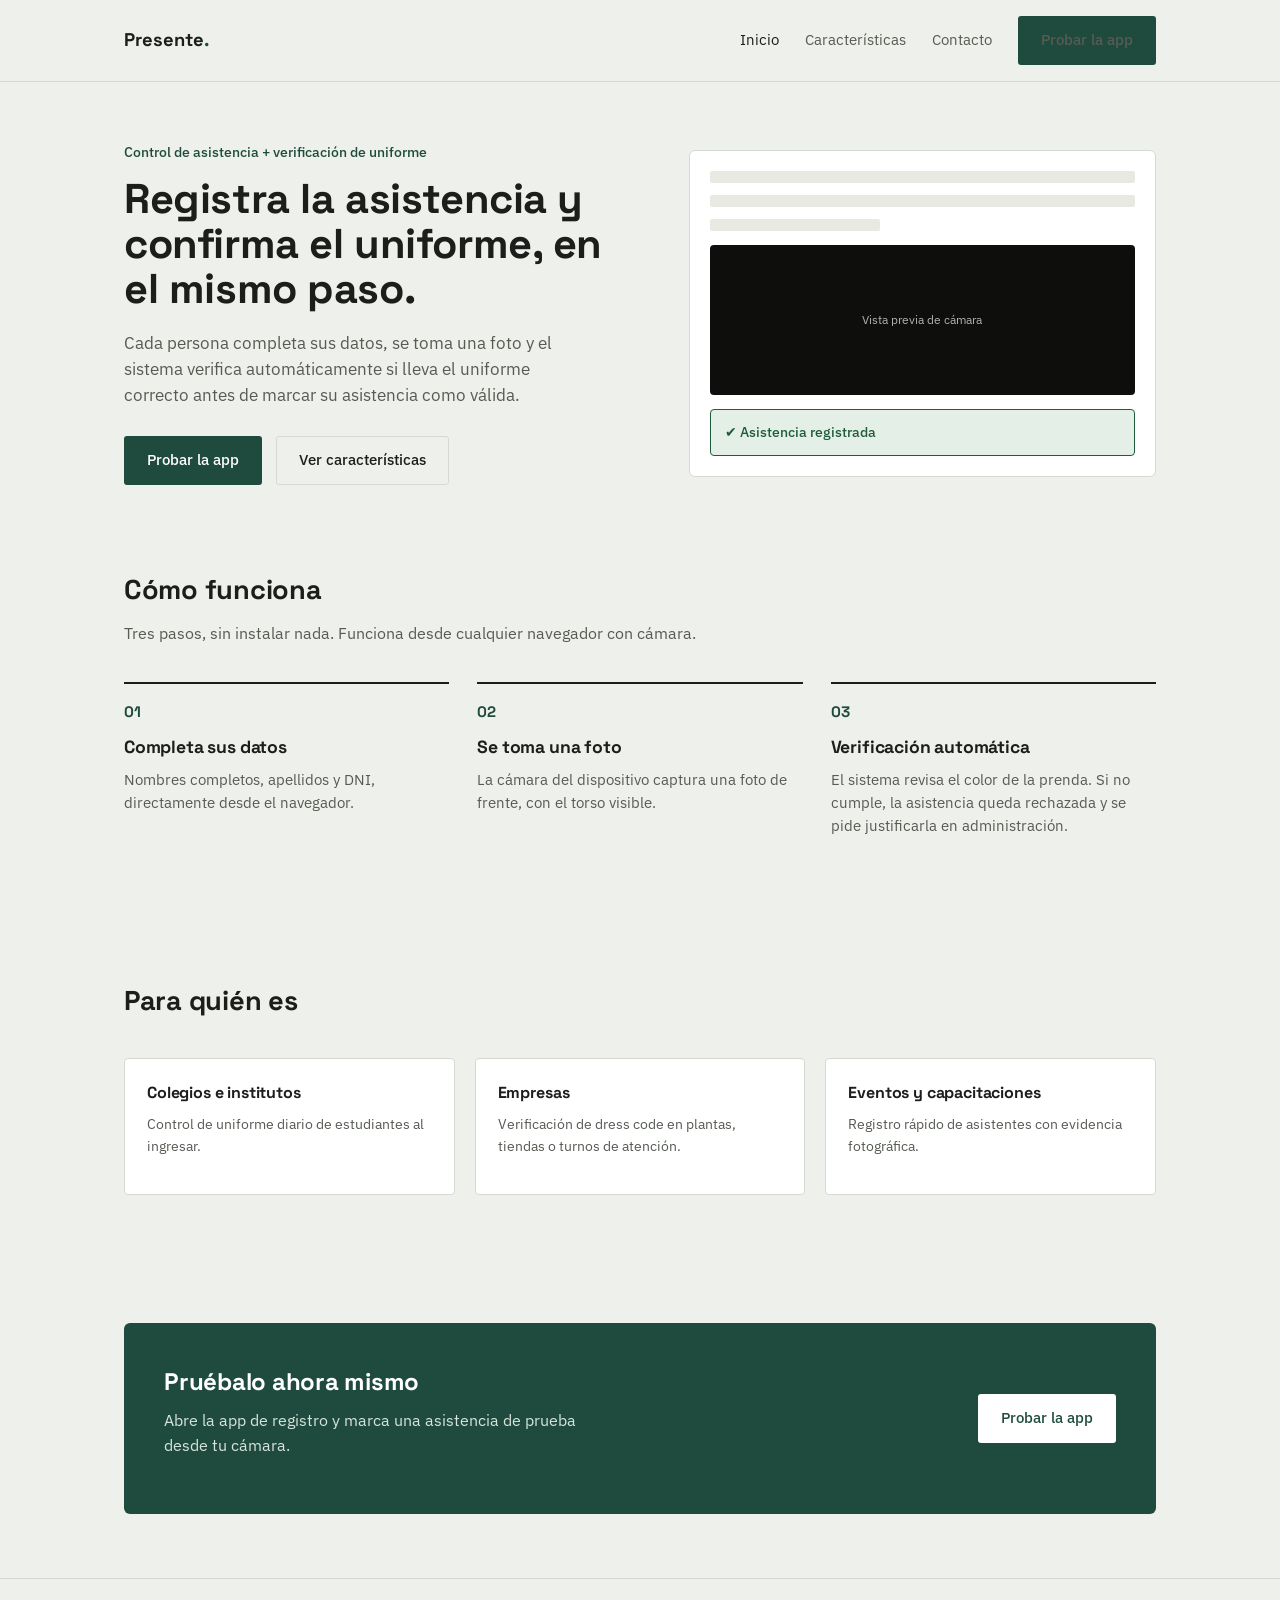
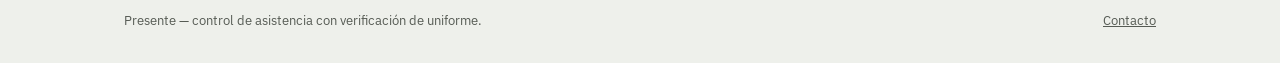
<file: sitio-web/index.html>
<!DOCTYPE html>
<html lang="es">
<head>
<meta charset="UTF-8">
<meta name="viewport" content="width=device-width, initial-scale=1.0">
<title>Presente — Control de asistencia con verificación de uniforme</title>
<link rel="preconnect" href="https://fonts.googleapis.com">
<link href="https://fonts.googleapis.com/css2?family=Space+Grotesk:wght@500;600;700&family=IBM+Plex+Sans:wght@400;500;600&display=swap" rel="stylesheet">
<link rel="stylesheet" href="styles.css">
<style>
  .hero{padding-top:60px; padding-bottom:20px;}
  .hero-grid{display:grid; grid-template-columns:1.05fr 0.95fr; gap:48px; align-items:center;}
  @media(max-width:820px){ .hero-grid{grid-template-columns:1fr;} }
  .eyebrow{font-size:0.85rem; color:var(--accent); font-weight:500; margin-bottom:14px;}
  .hero h1{font-size:2.6rem; line-height:1.08;}
  @media(max-width:520px){ .hero h1{font-size:2.05rem;} }
  .hero p.lead{font-size:1.06rem; color:var(--ink-soft); margin-top:18px; max-width:46ch;}
  .hero-ctas{display:flex; gap:14px; margin-top:28px; flex-wrap:wrap;}
  .mock{background:var(--panel); border:1px solid var(--line); border-radius:6px; padding:20px;}
  .mock .mock-row{display:flex; gap:10px; margin-bottom:12px;}
  .mock .mock-field{flex:1; height:12px; background:#E7E9E2; border-radius:2px;}
  .mock-cam{margin-top:14px; height:150px; background:#0E0F0D; border-radius:4px; display:flex; align-items:center; justify-content:center; color:#aeb3ab; font-size:0.78rem;}
  .mock-banner{margin-top:14px; padding:12px 14px; border-radius:4px; background:var(--success-bg); border:1px solid var(--success); font-size:0.85rem; color:var(--success); font-weight:500;}
</style>
</head>
<body>

<nav class="top">
  <div class="wrap">
    <div class="logo">Presente<span>.</span></div>
    <div class="navlinks">
      <a href="index.html" class="active">Inicio</a>
      <a href="caracteristicas.html">Características</a>
      <a href="contacto.html">Contacto</a>
      <a href="app.html" class="btn btn-primary">Probar la app</a>
    </div>
  </div>
</nav>

<header class="hero">
  <div class="wrap hero-grid">
    <div>
      <div class="eyebrow">Control de asistencia + verificación de uniforme</div>
      <h1>Registra la asistencia y confirma el uniforme, en el mismo paso.</h1>
      <p class="lead">Cada persona completa sus datos, se toma una foto y el sistema verifica automáticamente si lleva el uniforme correcto antes de marcar su asistencia como válida.</p>
      <div class="hero-ctas">
        <a href="app.html" class="btn btn-primary">Probar la app</a>
        <a href="caracteristicas.html" class="btn btn-ghost">Ver características</a>
      </div>
    </div>
    <div class="mock">
      <div class="mock-row"><div class="mock-field"></div></div>
      <div class="mock-row"><div class="mock-field"></div></div>
      <div class="mock-row"><div class="mock-field" style="max-width:40%;"></div></div>
      <div class="mock-cam">Vista previa de cámara</div>
      <div class="mock-banner">✔ Asistencia registrada</div>
    </div>
  </div>
</header>

<section class="steps">
  <div class="wrap">
    <div class="section-head">
      <h2>Cómo funciona</h2>
      <p>Tres pasos, sin instalar nada. Funciona desde cualquier navegador con cámara.</p>
    </div>
    <div class="step-grid">
      <div class="step">
        <div class="num">01</div>
        <h3>Completa sus datos</h3>
        <p>Nombres completos, apellidos y DNI, directamente desde el navegador.</p>
      </div>
      <div class="step">
        <div class="num">02</div>
        <h3>Se toma una foto</h3>
        <p>La cámara del dispositivo captura una foto de frente, con el torso visible.</p>
      </div>
      <div class="step">
        <div class="num">03</div>
        <h3>Verificación automática</h3>
        <p>El sistema revisa el color de la prenda. Si no cumple, la asistencia queda rechazada y se pide justificarla en administración.</p>
      </div>
    </div>
  </div>
</section>

<section class="audience">
  <div class="wrap">
    <div class="section-head">
      <h2>Para quién es</h2>
    </div>
    <div class="card-grid">
      <div class="card">
        <h3>Colegios e institutos</h3>
        <p>Control de uniforme diario de estudiantes al ingresar.</p>
      </div>
      <div class="card">
        <h3>Empresas</h3>
        <p>Verificación de dress code en plantas, tiendas o turnos de atención.</p>
      </div>
      <div class="card">
        <h3>Eventos y capacitaciones</h3>
        <p>Registro rápido de asistentes con evidencia fotográfica.</p>
      </div>
    </div>
  </div>
</section>

<section class="cta-final">
  <div class="wrap">
    <div class="cta-box">
      <div>
        <h2>Pruébalo ahora mismo</h2>
        <p>Abre la app de registro y marca una asistencia de prueba desde tu cámara.</p>
      </div>
      <a href="app.html" class="btn btn-primary">Probar la app</a>
    </div>
  </div>
</section>

<footer>
  <div class="wrap">
    <div>Presente — control de asistencia con verificación de uniforme.</div>
    <div><a href="contacto.html">Contacto</a></div>
  </div>
</footer>

</body>
</html>
</file>
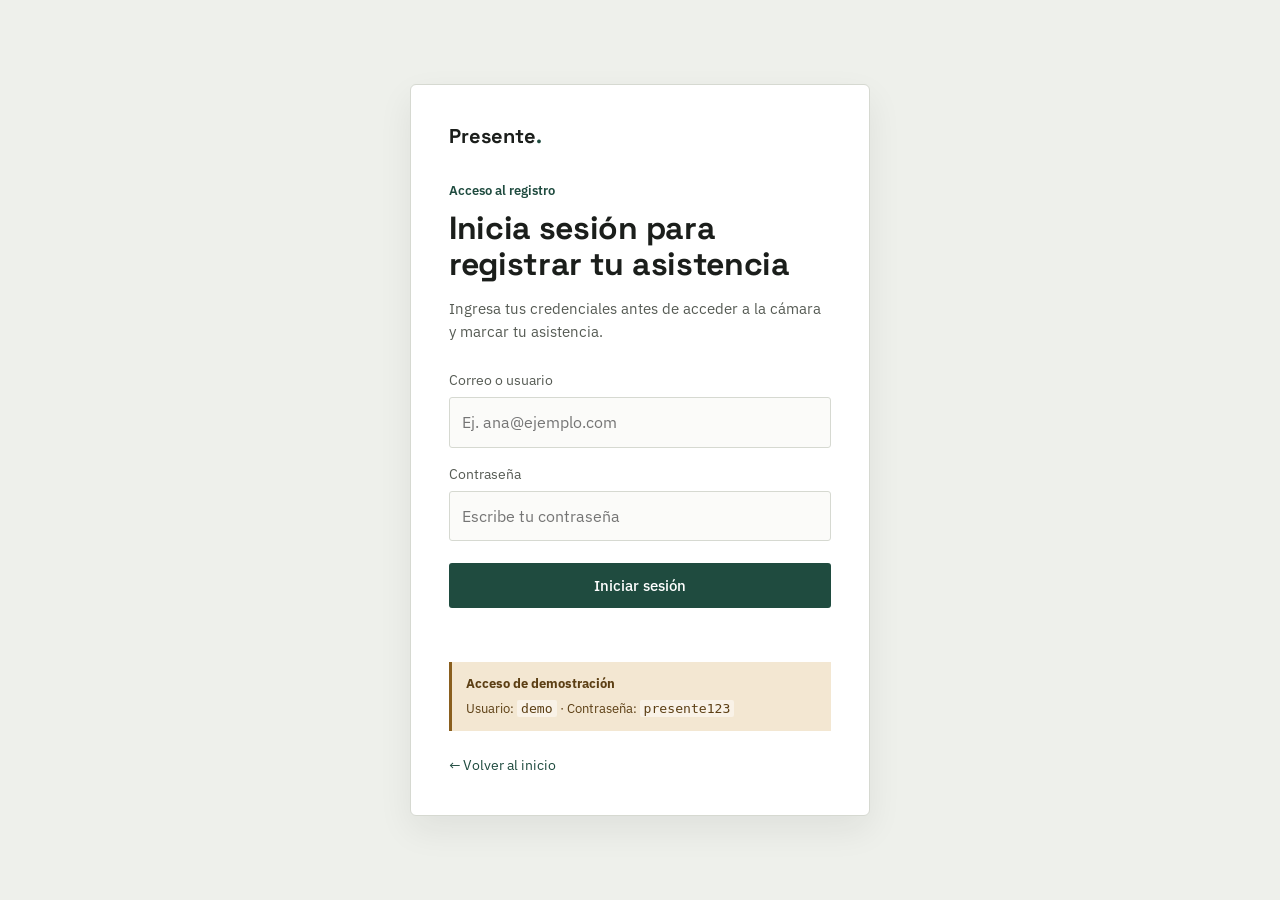
<file: sitio-web/app.html>
<!DOCTYPE html>
<html lang="es">
<head>
<meta charset="UTF-8">
<meta name="viewport" content="width=device-width, initial-scale=1.0">
<title>Control de Asistencia</title>
<link rel="preconnect" href="https://fonts.googleapis.com">
<link href="https://fonts.googleapis.com/css2?family=Space+Grotesk:wght@500;600;700&family=IBM+Plex+Sans:wght@400;500;600&display=swap" rel="stylesheet">
<style>
  :root{
    --bg:#EEF0EB;
    --panel:#FFFFFF;
    --ink:#1B1E1B;
    --ink-soft:#565B54;
    --line:#D6D9D1;
    --accent:#1F4B3F;
    --accent-light:#2F6E5B;
    --danger:#9B2B22;
    --danger-bg:#F7E4E1;
    --success:#1F5C3A;
    --success-bg:#E4F0E7;
    --amber:#8A5F1E;
    --amber-bg:#F3E7D2;
  }
  *{box-sizing:border-box;}
  html,body{margin:0;padding:0;}
  body{
    background:var(--bg);
    color:var(--ink);
    font-family:'IBM Plex Sans', sans-serif;
    min-height:100vh;
    padding:32px 20px 60px;
  }
  .wrap{max-width:980px;margin:0 auto;}

  header.top{
    display:flex;
    justify-content:space-between;
    align-items:flex-end;
    border-bottom:2px solid var(--ink);
    padding-bottom:18px;
    margin-bottom:28px;
    flex-wrap:wrap;
    gap:12px;
  }
  header.top h1{
    font-family:'Space Grotesk', sans-serif;
    font-size:1.7rem;
    font-weight:700;
    margin:0;
    letter-spacing:-0.01em;
  }
  header.top .clock{
    font-size:0.95rem;
    color:var(--ink-soft);
    text-align:right;
    line-height:1.4;
  }
  header.top .clock strong{color:var(--ink);}
  .session-user{margin:4px 0 0;color:var(--ink-soft);font-size:.8rem;}
  .top-actions{display:flex;align-items:center;gap:18px;}
  .logout-btn{padding:8px 12px;}

  .grid{
    display:grid;
    grid-template-columns:1fr 1.15fr;
    gap:22px;
  }
  @media(max-width:760px){ .grid{grid-template-columns:1fr;} }

  .panel{
    background:var(--panel);
    border:1px solid var(--line);
    border-radius:4px;
    padding:24px;
  }
  .panel h2{
    font-family:'Space Grotesk', sans-serif;
    font-size:1.05rem;
    font-weight:600;
    margin:0 0 18px;
  }

  label{
    display:block;
    font-size:0.85rem;
    color:var(--ink-soft);
    margin-bottom:6px;
    margin-top:16px;
  }
  label:first-of-type{margin-top:0;}
  input[type=text]{
    width:100%;
    padding:11px 12px;
    border:1px solid var(--line);
    border-radius:3px;
    font-family:'IBM Plex Sans', sans-serif;
    font-size:0.98rem;
    background:#FBFBF9;
    color:var(--ink);
  }
  input[type=text]:focus{
    outline:2px solid var(--accent);
    outline-offset:1px;
    background:#fff;
  }

  .dresscode{
    margin-top:22px;
    padding:12px 14px;
    background:var(--amber-bg);
    border-left:3px solid var(--amber);
    font-size:0.85rem;
    color:#5C3F14;
    border-radius:2px;
    line-height:1.5;
  }

  .cam-frame{
    position:relative;
    width:100%;
    aspect-ratio:4/3;
    background:#0E0F0D;
    border-radius:3px;
    overflow:hidden;
    border:1px solid var(--line);
  }
  .cam-frame video, .cam-frame canvas, .cam-frame img{
    width:100%;
    height:100%;
    object-fit:cover;
    display:block;
  }
  .cam-frame .guide{
    position:absolute;
    left:28%;
    right:28%;
    top:42%;
    bottom:8%;
    border:2px dashed rgba(255,255,255,0.55);
    border-radius:4px;
    pointer-events:none;
  }
  .cam-frame .hint{
    position:absolute;
    top:8px; left:8px; right:8px;
    font-size:0.72rem;
    color:#fff;
    background:rgba(0,0,0,0.45);
    padding:5px 8px;
    border-radius:2px;
  }
  .cam-actions{
    display:flex;
    gap:10px;
    margin-top:14px;
  }
  button{
    font-family:'IBM Plex Sans', sans-serif;
    font-weight:500;
    font-size:0.9rem;
    padding:11px 16px;
    border-radius:3px;
    border:1px solid transparent;
    cursor:pointer;
    transition:opacity .15s ease;
  }
  button:disabled{opacity:0.45;cursor:not-allowed;}
  button:hover:not(:disabled){opacity:0.88;}
  .btn-primary{background:var(--accent);color:#fff;}
  .btn-secondary{background:transparent;color:var(--ink);border-color:var(--line);}
  .btn-block{width:100%;}

  .status-banner{
    margin-top:26px;
    border-radius:4px;
    padding:20px 22px;
    display:none;
  }
  .status-banner.show{display:block;}
  .status-banner.approved{background:var(--success-bg);border:1px solid var(--success);}
  .status-banner.rejected{background:var(--danger-bg);border:1px solid var(--danger);}
  .status-banner .title{
    font-family:'Space Grotesk', sans-serif;
    font-weight:700;
    font-size:1.15rem;
    margin:0 0 6px;
  }
  .status-banner.approved .title{color:var(--success);}
  .status-banner.rejected .title{color:var(--danger);}
  .status-banner p{margin:0;font-size:0.92rem;line-height:1.5;color:var(--ink);}

  table.log{
    width:100%;
    border-collapse:collapse;
    margin-top:14px;
    font-size:0.85rem;
  }
  table.log th, table.log td{
    text-align:left;
    padding:9px 10px;
    border-bottom:1px solid var(--line);
  }
  table.log th{
    color:var(--ink-soft);
    font-weight:500;
    font-size:0.75rem;
    text-transform:uppercase;
    letter-spacing:0.04em;
  }
  .pill{
    display:inline-block;
    padding:2px 9px;
    border-radius:12px;
    font-size:0.72rem;
    font-weight:500;
  }
  .pill.ok{background:var(--success-bg);color:var(--success);}
  .pill.no{background:var(--danger-bg);color:var(--danger);}

  .log-section{margin-top:26px;}
  .log-section h2{
    font-family:'Space Grotesk', sans-serif;
    font-size:1.05rem;
    font-weight:600;
    margin:0 0 4px;
  }
  .log-note{font-size:0.78rem;color:var(--ink-soft);margin:0 0 6px;}
  .empty-log{font-size:0.88rem;color:var(--ink-soft);padding:14px 0;}
  .log-toolbar{display:flex;gap:10px;align-items:center;flex-wrap:wrap;margin-top:14px;}
  .log-toolbar input{flex:1;min-width:190px;padding:9px 11px;border:1px solid var(--line);border-radius:3px;font:inherit;background:#FBFBF9;}
  .log-toolbar input:focus{outline:2px solid var(--accent);outline-offset:1px;background:#fff;}
  .stats{display:flex;gap:10px;flex-wrap:wrap;margin-top:16px;}
  .stat{flex:1;min-width:110px;background:#F7F8F5;border:1px solid var(--line);border-radius:3px;padding:10px 12px;}
  .stat strong{display:block;font-family:'Space Grotesk',sans-serif;font-size:1.25rem;}
  .stat span{font-size:.73rem;color:var(--ink-soft);}
  .cam-frame{transition:border-color .2s ease, box-shadow .2s ease;}
  .cam-frame.ready{border-color:var(--success);box-shadow:0 0 0 3px rgba(31,92,58,.12);}
  .status-banner{animation:statusIn .25s ease both;}
  @keyframes statusIn{from{opacity:0;transform:translateY(-6px)}to{opacity:1;transform:translateY(0)}}
  @media(max-width:520px){body{padding:20px 12px 40px}.panel{padding:18px}.cam-actions{flex-wrap:wrap}}
</style>
</head>
<body>
<div class="wrap">

  <header class="top">
    <div>
      <h1>Control de Asistencia</h1>
      <p class="session-user" id="sessionUser"></p>
    </div>
    <div class="top-actions">
      <button class="btn-secondary logout-btn" id="btnLogout" type="button">Cerrar sesión</button>
      <div class="clock" id="clock">Cargando fecha…</div>
    </div>
  </header>

  <div class="grid">
    <div class="panel">
      <h2>Datos personales</h2>
      <label for="nombres">Nombres completos</label>
      <input type="text" id="nombres" placeholder="Ej. Ana María">

      <label for="apellidos">Apellidos</label>
      <input type="text" id="apellidos" placeholder="Ej. Torres Quispe">

      <label for="dni">DNI</label>
      <input type="text" id="dni" placeholder="Ej. 71234567" maxlength="15">

      <div class="dresscode">
        <strong>Requisito de uniforme:</strong> para registrar tu asistencia, debes llevar polo o camisa de manga larga de color negro. El sistema verifica esto automáticamente al tomar la foto.
      </div>
    </div>

    <div class="panel">
      <h2>Verificación fotográfica</h2>
      <div class="cam-frame" id="camFrame">
        <div class="hint">Ubícate de frente, torso visible dentro del recuadro</div>
        <video id="video" autoplay playsinline muted></video>
        <div class="guide"></div>
      </div>
      <canvas id="canvas" style="display:none;"></canvas>

      <div class="cam-actions">
        <button class="btn-primary btn-block" id="btnCapture">Capturar foto y registrar</button>
      </div>
      <div class="cam-actions" id="retakeRow" style="display:none;">
        <button class="btn-secondary btn-block" id="btnRetake">Tomar otra foto</button>
      </div>
    </div>
  </div>

  <div class="status-banner" id="statusBanner">
    <p class="title" id="statusTitle"></p>
    <p id="statusText"></p>
  </div>

  <div class="log-section panel">
    <h2>Registros de hoy</h2>
    <p class="log-note">Este listado es compartido: lo pueden ver todas las personas que usen este mismo registro.</p>
    <div class="stats" aria-label="Resumen de registros">
      <div class="stat"><strong id="totalCount">0</strong><span>Total</span></div>
      <div class="stat"><strong id="approvedCount">0</strong><span>Registradas</span></div>
      <div class="stat"><strong id="rejectedCount">0</strong><span>Rechazadas</span></div>
    </div>
    <div class="log-toolbar">
      <input type="search" id="logSearch" placeholder="Buscar por nombre o DNI" aria-label="Buscar registros">
    </div>
    <div id="logWrap"><p class="empty-log">Aún no hay registros hoy.</p></div>
  </div>

</div>

<script>
let video = document.getElementById('video');
const sessionUser = document.getElementById('sessionUser');
const btnLogout = document.getElementById('btnLogout');
const canvas = document.getElementById('canvas');
const btnCapture = document.getElementById('btnCapture');
const btnRetake = document.getElementById('btnRetake');
const retakeRow = document.getElementById('retakeRow');
const camFrame = document.getElementById('camFrame');
const statusBanner = document.getElementById('statusBanner');
const statusTitle = document.getElementById('statusTitle');
const statusText = document.getElementById('statusText');
const clockEl = document.getElementById('clock');
const logWrap = document.getElementById('logWrap');
const logSearch = document.getElementById('logSearch');
const totalCount = document.getElementById('totalCount');
const approvedCount = document.getElementById('approvedCount');
const rejectedCount = document.getElementById('rejectedCount');

let stream = null;
let capturedImg = null;
let recordsToday = [];

const session = localStorage.getItem('presente:session');
let isAuthenticated = Boolean(session);
if(!session){
  window.location.replace('login.html');
}else{
  try{
    const user = JSON.parse(session);
    sessionUser.textContent = `Sesión activa: ${user.username}`;
  }catch(error){
    isAuthenticated = false;
    localStorage.removeItem('presente:session');
    window.location.replace('login.html');
  }
}

btnLogout.addEventListener('click', () => {
  if(stream) stream.getTracks().forEach(track => track.stop());
  localStorage.removeItem('presente:session');
  window.location.replace('login.html');
});

function todayKey(){
  const d = new Date();
  return d.toISOString().slice(0,10); // YYYY-MM-DD
}

function updateClock(){
  const d = new Date();
  const fecha = d.toLocaleDateString('es-PE', {weekday:'long', year:'numeric', month:'long', day:'numeric'});
  const hora = d.toLocaleTimeString('es-PE');
  clockEl.innerHTML = fecha.charAt(0).toUpperCase()+fecha.slice(1) + '<br><strong>' + hora + '</strong>';
}
setInterval(updateClock, 1000);
updateClock();

async function startCamera(){
  try{
    if(!navigator.mediaDevices || !navigator.mediaDevices.getUserMedia) throw new Error('unsupported');
    stream = await navigator.mediaDevices.getUserMedia({ video: { facingMode: 'user' }, audio:false });
    video.srcObject = stream;
    camFrame.classList.add('ready');
  }catch(err){
    camFrame.innerHTML = '<div class="hint" style="position:static;background:transparent;color:#9B2B22;padding:20px;">No se pudo acceder a la cámara. Revisa los permisos del navegador e intenta recargar la página.</div>';
    btnCapture.disabled = true;
  }
}
if(isAuthenticated) startCamera();

function luminance(r,g,b){
  return 0.299*r + 0.587*g + 0.114*b;
}

// Analiza una región central-inferior del cuadro (zona de torso) buscando
// predominio de color oscuro/negro. Es una verificación automática por color,
// no un reconocimiento de prendas, así que ante dudas administración puede
// revisar la foto manualmente.
function analizarVestimenta(ctx, w, h){
  const x0 = Math.floor(w*0.28), x1 = Math.floor(w*0.72);
  const y0 = Math.floor(h*0.42), y1 = Math.floor(h*0.92);
  const region = ctx.getImageData(x0, y0, x1-x0, y1-y0).data;
  let total=0, sumL=0, darkCount=0;
  for(let i=0;i<region.length;i+=4){
    const r=region[i], g=region[i+1], b=region[i+2];
    const l = luminance(r,g,b);
    sumL += l;
    if(l < 65) darkCount++;
    total++;
  }
  const avgL = sumL/total;
  const darkRatio = darkCount/total;
  // Aprueba si el promedio de luminancia es bajo Y la mayoría de píxeles
  // de la zona del torso son oscuros (indicativo de prenda negra).
  const aprueba = avgL < 75 && darkRatio > 0.55;
  return { aprueba, avgL: Math.round(avgL), darkRatio: Math.round(darkRatio*100) };
}

async function guardarRegistro(record){
  const key = 'asistencia:' + todayKey() + ':' + record.dni + ':' + Date.now();
  try{
    if(window.storage){
      await window.storage.set(key, JSON.stringify(record), true);
    }else{
      localStorage.setItem(key, JSON.stringify(record));
    }
  }catch(e){
    console.error('No se pudo guardar el registro', e);
  }
  await cargarRegistros();
}

function renderStats(records){
  totalCount.textContent = records.length;
  approvedCount.textContent = records.filter(r => r.status === 'aprobado').length;
  rejectedCount.textContent = records.filter(r => r.status !== 'aprobado').length;
}

function renderTable(){
  const query = logSearch.value.trim().toLowerCase();
  const filtered = recordsToday.filter(r =>
    `${r.nombres} ${r.apellidos} ${r.dni}`.toLowerCase().includes(query)
  );
  if(!filtered.length){
    logWrap.innerHTML = `<p class="empty-log">${recordsToday.length ? 'No hay coincidencias para esa búsqueda.' : 'Aún no hay registros hoy.'}</p>`;
    return;
  }
  const rows = filtered.map(r => `
    <tr>
      <td>${new Date(r.timestamp).toLocaleTimeString('es-PE')}</td>
      <td>${r.nombres}</td>
      <td>${r.apellidos}</td>
      <td>${r.dni}</td>
      <td>${r.status==='aprobado' ? '<span class="pill ok">Registrada</span>' : '<span class="pill no">Rechazada</span>'}</td>
    </tr>`).join('');
  logWrap.innerHTML = `<table class="log"><thead><tr><th>Hora</th><th>Nombres</th><th>Apellidos</th><th>DNI</th><th>Estado</th></tr></thead><tbody>${rows}</tbody></table>`;
}

async function cargarRegistros(){
  try{
    let keys = [];
    if(window.storage){
      const listado = await window.storage.list('asistencia:' + todayKey() + ':', true);
      keys = listado && listado.keys ? listado.keys : [];
    }else{
      const prefix = 'asistencia:' + todayKey() + ':';
      keys = Object.keys(localStorage).filter(key => key.indexOf(prefix) === 0);
    }
    if(!keys.length){
      recordsToday = [];
      renderStats(recordsToday);
      logWrap.innerHTML = '<p class="empty-log">Aún no hay registros hoy.</p>';
      return;
    }
    const records = [];
    for(const k of keys){
      try{
        if(window.storage){
          const item = await window.storage.get(k, true);
          if(item) records.push(JSON.parse(item.value));
        }else{
          const item = localStorage.getItem(k);
          if(item) records.push(JSON.parse(item));
        }
      }catch(e){}
    }
    records.sort((a,b)=> b.timestamp - a.timestamp);
    recordsToday = records;
    renderStats(recordsToday);
    renderTable();
  }catch(e){
    logWrap.innerHTML = '<p class="empty-log">No se pudo cargar el listado de hoy.</p>';
  }
}
if(isAuthenticated) cargarRegistros();
logSearch.addEventListener('input', renderTable);

function mostrarBanner(aprobado, mensaje){
  statusBanner.classList.remove('approved','rejected');
  statusBanner.classList.add('show', aprobado ? 'approved' : 'rejected');
  statusTitle.textContent = aprobado ? '✔ Asistencia registrada' : '✘ Asistencia rechazada';
  statusText.textContent = mensaje;
}

btnCapture.addEventListener('click', async () => {
  const nombres = document.getElementById('nombres').value.trim();
  const apellidos = document.getElementById('apellidos').value.trim();
  const dni = document.getElementById('dni').value.trim();

  if(!nombres || !apellidos || !dni){
    mostrarBanner(false, 'Completa nombres, apellidos y DNI antes de tomar la foto.');
    return;
  }
  if(!video.videoWidth){
    mostrarBanner(false, 'La cámara aún no está lista. Espera un momento e intenta de nuevo.');
    return;
  }

  const w = video.videoWidth, h = video.videoHeight;
  canvas.width = w; canvas.height = h;
  const ctx = canvas.getContext('2d');
  ctx.drawImage(video, 0, 0, w, h);

  const resultado = analizarVestimenta(ctx, w, h);
  capturedImg = canvas.toDataURL('image/jpeg', 0.6);

  // Mostrar la foto capturada en lugar del video
  camFrame.innerHTML = `<img src="${capturedImg}" alt="Foto capturada">`;
  retakeRow.style.display = 'flex';
  btnCapture.disabled = true;

  const record = {
    nombres, apellidos, dni,
    timestamp: Date.now(),
    status: resultado.aprueba ? 'aprobado' : 'rechazado'
  };
  await guardarRegistro(record);

  if(resultado.aprueba){
    mostrarBanner(true, `Bienvenido/a, ${nombres}. Tu asistencia quedó registrada correctamente.`);
  }else{
    mostrarBanner(false, 'No se detectó vestimenta negra (polo o manga larga) en la foto. Tu asistencia no fue registrada. Por favor dirígete a administración para justificarla.');
  }
});

btnRetake.addEventListener('click', async () => {
  statusBanner.classList.remove('show');
  retakeRow.style.display = 'none';
  btnCapture.disabled = false;
  camFrame.innerHTML = `
    <div class="hint">Ubícate de frente, torso visible dentro del recuadro</div>
    <video id="video" autoplay playsinline muted></video>
    <div class="guide"></div>`;
  video = document.getElementById('video');
  if(stream) video.srcObject = stream;
  camFrame.classList.add('ready');
});
</script>
</body>
</html>
</file>
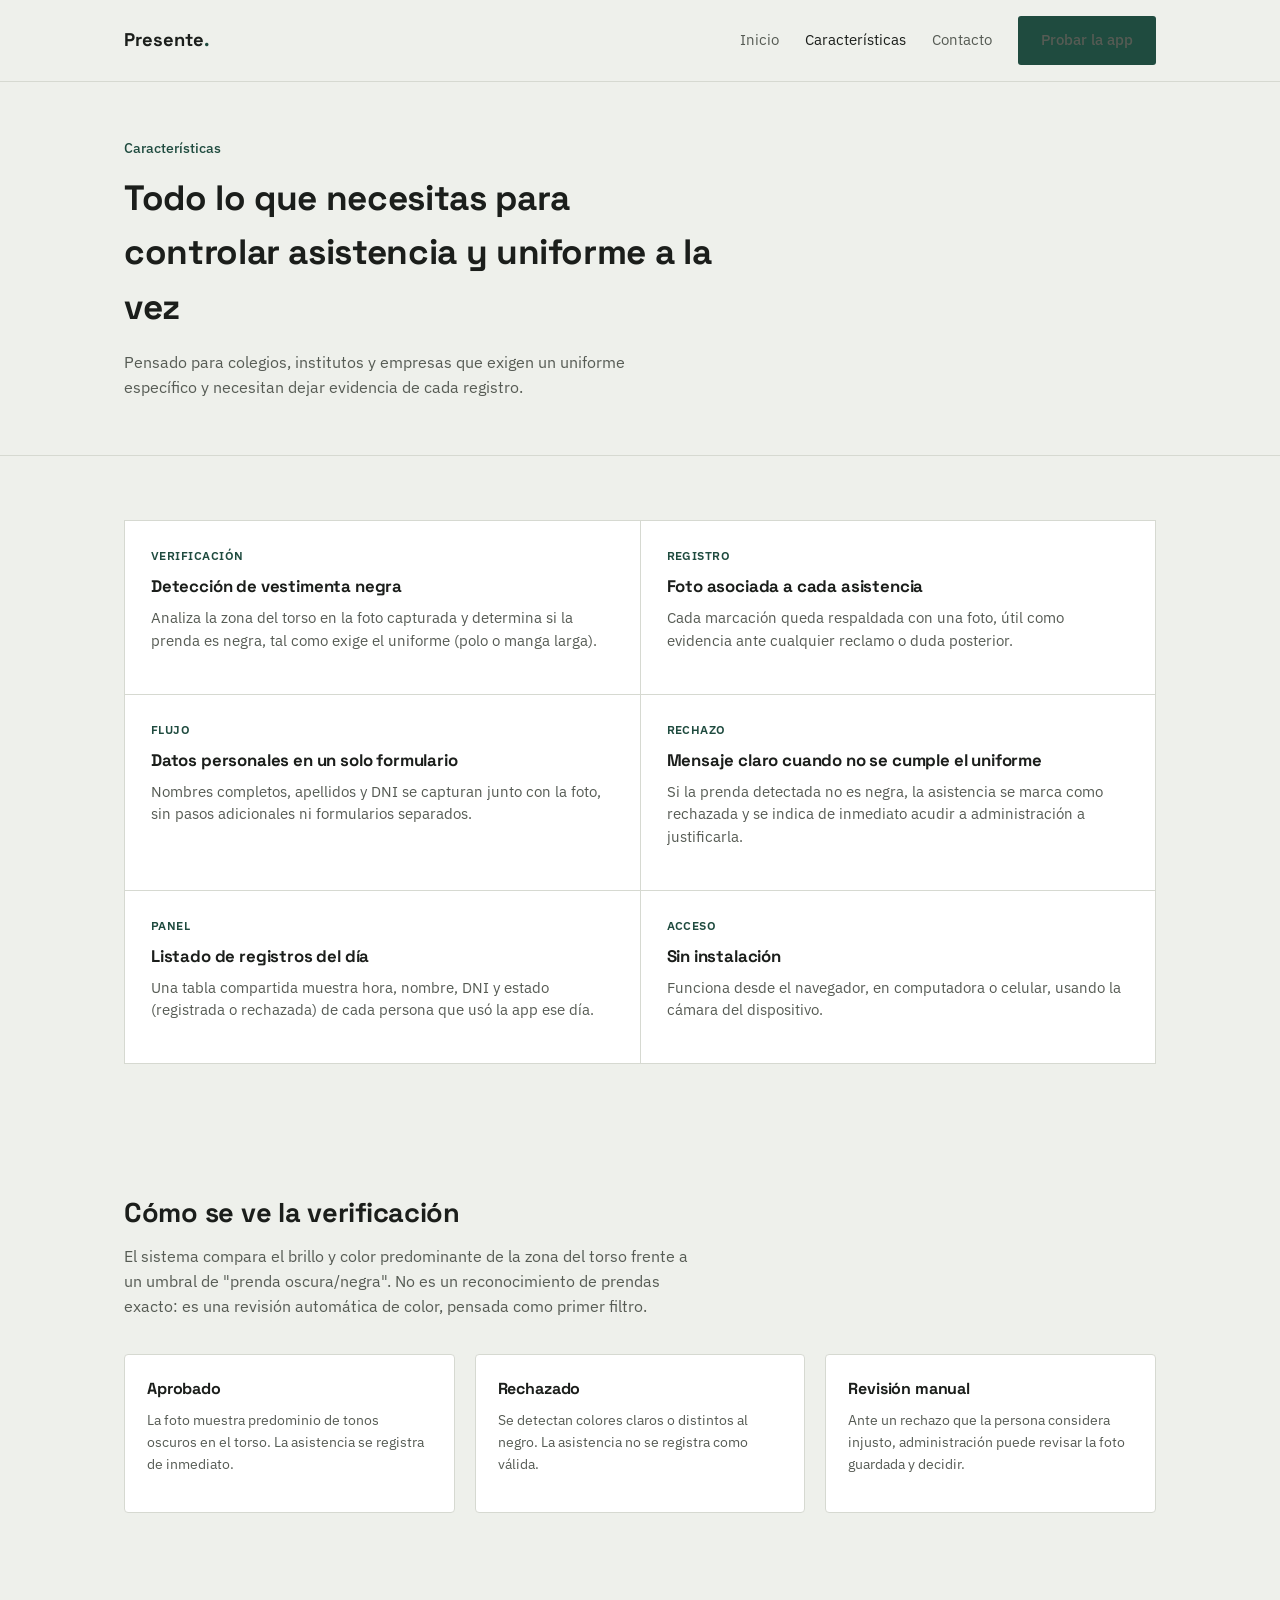
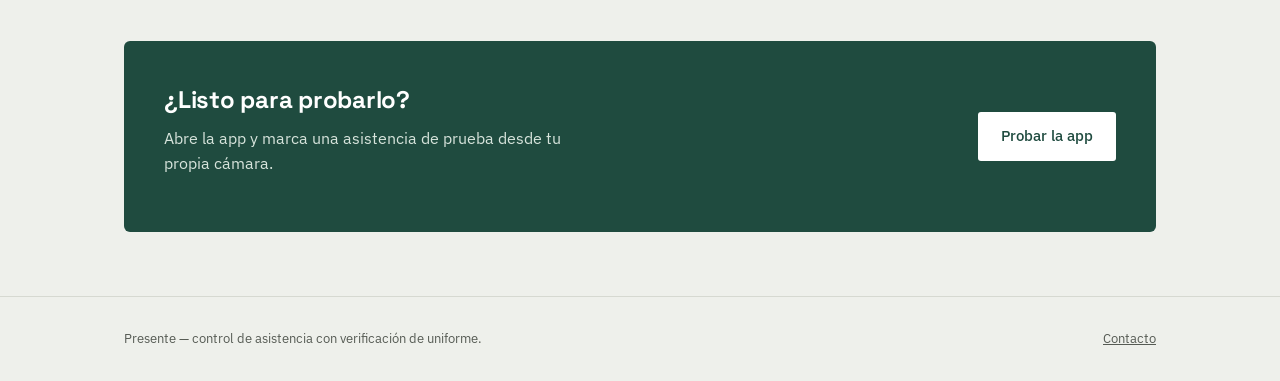
<file: sitio-web/caracteristicas.html>
<!DOCTYPE html>
<html lang="es">
<head>
<meta charset="UTF-8">
<meta name="viewport" content="width=device-width, initial-scale=1.0">
<title>Características — Presente</title>
<link rel="preconnect" href="https://fonts.googleapis.com">
<link href="https://fonts.googleapis.com/css2?family=Space+Grotesk:wght@500;600;700&family=IBM+Plex+Sans:wght@400;500;600&display=swap" rel="stylesheet">
<link rel="stylesheet" href="styles.css">
</head>
<body>

<nav class="top">
  <div class="wrap">
    <div class="logo">Presente<span>.</span></div>
    <div class="navlinks">
      <a href="index.html">Inicio</a>
      <a href="caracteristicas.html" class="active">Características</a>
      <a href="contacto.html">Contacto</a>
      <a href="app.html" class="btn btn-primary">Probar la app</a>
    </div>
  </div>
</nav>

<header class="page-header">
  <div class="wrap">
    <div class="eyebrow">Características</div>
    <h1>Todo lo que necesitas para controlar asistencia y uniforme a la vez</h1>
    <p>Pensado para colegios, institutos y empresas que exigen un uniforme específico y necesitan dejar evidencia de cada registro.</p>
  </div>
</header>

<section>
  <div class="wrap">
    <div class="feat-grid">
      <div class="feat-card">
        <div class="tag">Verificación</div>
        <h3>Detección de vestimenta negra</h3>
        <p>Analiza la zona del torso en la foto capturada y determina si la prenda es negra, tal como exige el uniforme (polo o manga larga).</p>
      </div>
      <div class="feat-card">
        <div class="tag">Registro</div>
        <h3>Foto asociada a cada asistencia</h3>
        <p>Cada marcación queda respaldada con una foto, útil como evidencia ante cualquier reclamo o duda posterior.</p>
      </div>
      <div class="feat-card">
        <div class="tag">Flujo</div>
        <h3>Datos personales en un solo formulario</h3>
        <p>Nombres completos, apellidos y DNI se capturan junto con la foto, sin pasos adicionales ni formularios separados.</p>
      </div>
      <div class="feat-card">
        <div class="tag">Rechazo</div>
        <h3>Mensaje claro cuando no se cumple el uniforme</h3>
        <p>Si la prenda detectada no es negra, la asistencia se marca como rechazada y se indica de inmediato acudir a administración a justificarla.</p>
      </div>
      <div class="feat-card">
        <div class="tag">Panel</div>
        <h3>Listado de registros del día</h3>
        <p>Una tabla compartida muestra hora, nombre, DNI y estado (registrada o rechazada) de cada persona que usó la app ese día.</p>
      </div>
      <div class="feat-card">
        <div class="tag">Acceso</div>
        <h3>Sin instalación</h3>
        <p>Funciona desde el navegador, en computadora o celular, usando la cámara del dispositivo.</p>
      </div>
    </div>
  </div>
</section>

<section>
  <div class="wrap">
    <div class="section-head">
      <h2>Cómo se ve la verificación</h2>
      <p>El sistema compara el brillo y color predominante de la zona del torso frente a un umbral de "prenda oscura/negra". No es un reconocimiento de prendas exacto: es una revisión automática de color, pensada como primer filtro.</p>
    </div>
    <div class="card-grid">
      <div class="card">
        <h3>Aprobado</h3>
        <p>La foto muestra predominio de tonos oscuros en el torso. La asistencia se registra de inmediato.</p>
      </div>
      <div class="card">
        <h3>Rechazado</h3>
        <p>Se detectan colores claros o distintos al negro. La asistencia no se registra como válida.</p>
      </div>
      <div class="card">
        <h3>Revisión manual</h3>
        <p>Ante un rechazo que la persona considera injusto, administración puede revisar la foto guardada y decidir.</p>
      </div>
    </div>
  </div>
</section>

<section class="cta-final">
  <div class="wrap">
    <div class="cta-box">
      <div>
        <h2>¿Listo para probarlo?</h2>
        <p>Abre la app y marca una asistencia de prueba desde tu propia cámara.</p>
      </div>
      <a href="app.html" class="btn btn-primary">Probar la app</a>
    </div>
  </div>
</section>

<footer>
  <div class="wrap">
    <div>Presente — control de asistencia con verificación de uniforme.</div>
    <div><a href="contacto.html">Contacto</a></div>
  </div>
</footer>

</body>
</html>
</file>
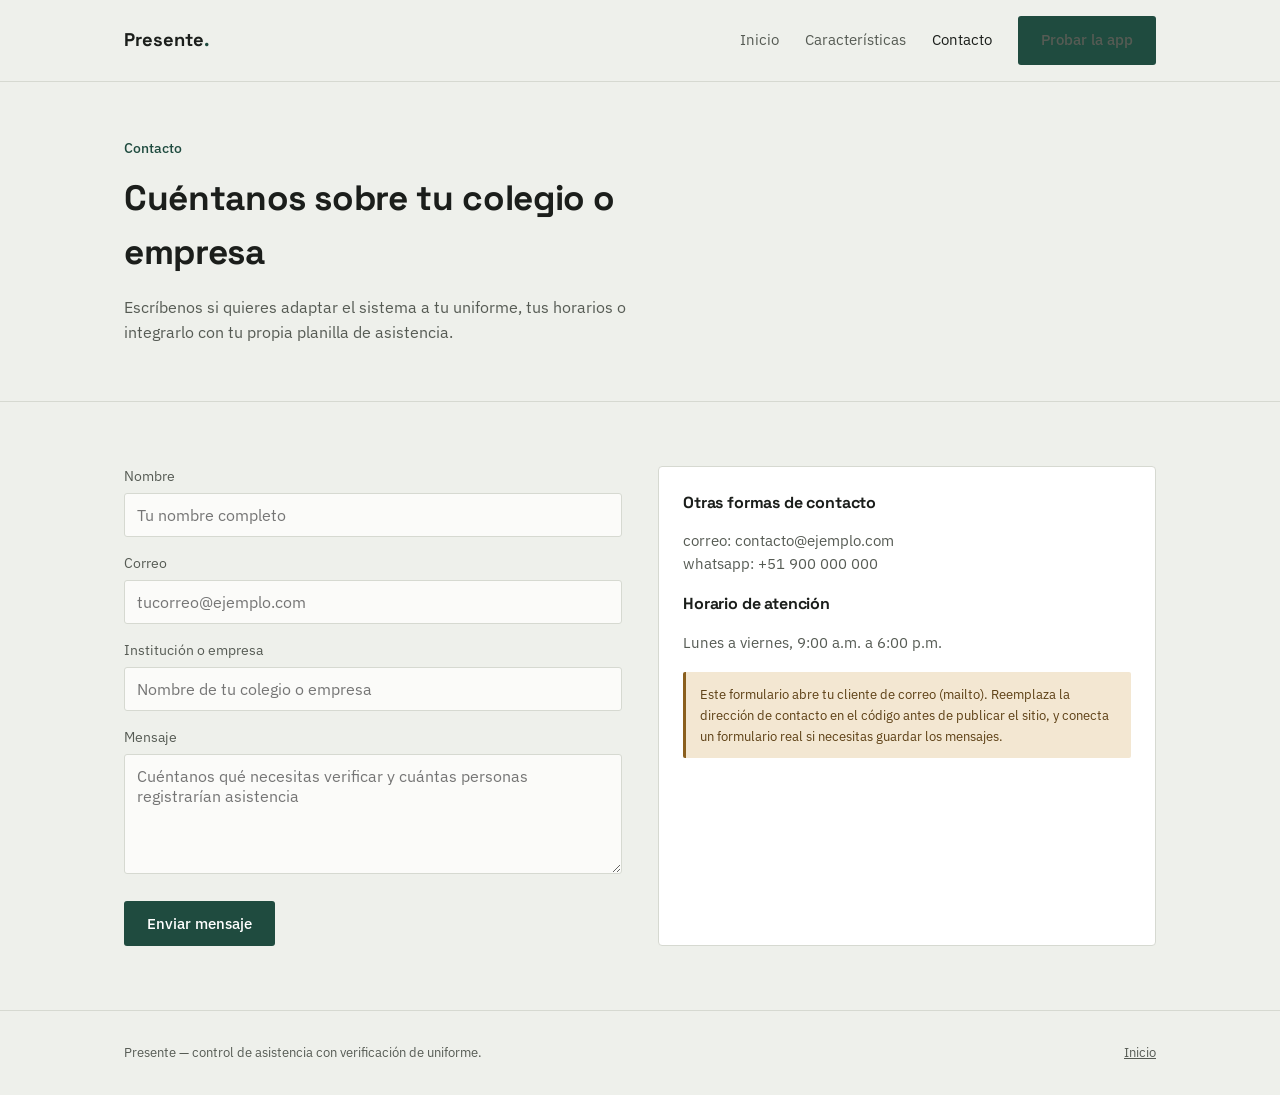
<file: sitio-web/contacto.html>
<!DOCTYPE html>
<html lang="es">
<head>
<meta charset="UTF-8">
<meta name="viewport" content="width=device-width, initial-scale=1.0">
<title>Contacto — Presente</title>
<link rel="preconnect" href="https://fonts.googleapis.com">
<link href="https://fonts.googleapis.com/css2?family=Space+Grotesk:wght@500;600;700&family=IBM+Plex+Sans:wght@400;500;600&display=swap" rel="stylesheet">
<link rel="stylesheet" href="styles.css">
</head>
<body>

<nav class="top">
  <div class="wrap">
    <div class="logo">Presente<span>.</span></div>
    <div class="navlinks">
      <a href="index.html">Inicio</a>
      <a href="caracteristicas.html">Características</a>
      <a href="contacto.html" class="active">Contacto</a>
      <a href="app.html" class="btn btn-primary">Probar la app</a>
    </div>
  </div>
</nav>

<header class="page-header">
  <div class="wrap">
    <div class="eyebrow">Contacto</div>
    <h1>Cuéntanos sobre tu colegio o empresa</h1>
    <p>Escríbenos si quieres adaptar el sistema a tu uniforme, tus horarios o integrarlo con tu propia planilla de asistencia.</p>
  </div>
</header>

<section>
  <div class="wrap contact-grid">
    <form class="contact-form" action="mailto:contacto@ejemplo.com" method="post" enctype="text/plain">
      <label for="nombre">Nombre</label>
      <input type="text" id="nombre" name="nombre" placeholder="Tu nombre completo" required>

      <label for="correo">Correo</label>
      <input type="email" id="correo" name="correo" placeholder="tucorreo@ejemplo.com" required>

      <label for="institucion">Institución o empresa</label>
      <input type="text" id="institucion" name="institucion" placeholder="Nombre de tu colegio o empresa">

      <label for="mensaje">Mensaje</label>
      <textarea id="mensaje" name="mensaje" placeholder="Cuéntanos qué necesitas verificar y cuántas personas registrarían asistencia" required></textarea>

      <button type="submit" class="btn btn-primary">Enviar mensaje</button>
    </form>

    <div class="info-block">
      <h3>Otras formas de contacto</h3>
      <p>correo: contacto@ejemplo.com<br>whatsapp: +51 900 000 000</p>
      <h3>Horario de atención</h3>
      <p>Lunes a viernes, 9:00 a.m. a 6:00 p.m.</p>
      <div class="amber-note">
        Este formulario abre tu cliente de correo (mailto). Reemplaza la dirección de contacto en el código antes de publicar el sitio, y conecta un formulario real si necesitas guardar los mensajes.
      </div>
    </div>
  </div>
</section>

<footer>
  <div class="wrap">
    <div>Presente — control de asistencia con verificación de uniforme.</div>
    <div><a href="index.html">Inicio</a></div>
  </div>
</footer>

</body>
</html>
</file>
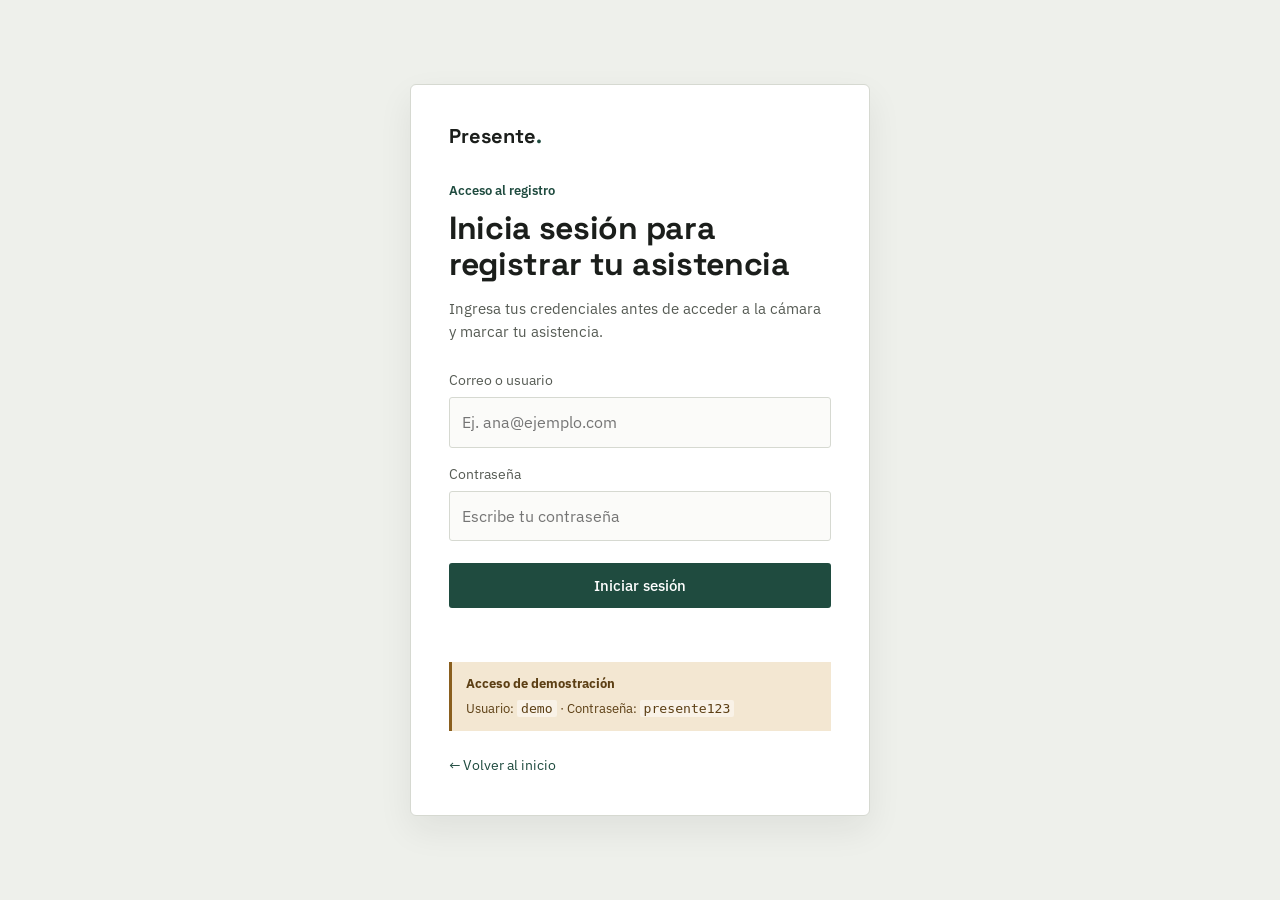
<file: sitio-web/login.html>
<!DOCTYPE html>
<html lang="es">
<head>
<meta charset="UTF-8">
<meta name="viewport" content="width=device-width, initial-scale=1.0">
<title>Iniciar sesión — Presente</title>
<link rel="preconnect" href="https://fonts.googleapis.com">
<link href="https://fonts.googleapis.com/css2?family=Space+Grotesk:wght@500;600;700&family=IBM+Plex+Sans:wght@400;500;600&display=swap" rel="stylesheet">
<link rel="stylesheet" href="styles.css">
</head>
<body class="auth-page">
  <main class="auth-card">
    <a class="auth-logo" href="index.html">Presente<span>.</span></a>
    <div class="eyebrow">Acceso al registro</div>
    <h1>Inicia sesión para registrar tu asistencia</h1>
    <p class="auth-intro">Ingresa tus credenciales antes de acceder a la cámara y marcar tu asistencia.</p>

    <form id="loginForm" class="auth-form">
      <label for="email">Correo o usuario</label>
      <input type="text" id="email" autocomplete="username" placeholder="Ej. ana@ejemplo.com" required>

      <label for="password">Contraseña</label>
      <input type="password" id="password" autocomplete="current-password" placeholder="Escribe tu contraseña" required>

      <button type="submit" class="btn btn-primary btn-block">Iniciar sesión</button>
      <p id="loginMessage" class="auth-message" role="alert"></p>
    </form>

    <div class="demo-note">
      <strong>Acceso de demostración</strong>
      Usuario: <code>demo</code> · Contraseña: <code>presente123</code>
    </div>
    <a class="back-link" href="index.html">← Volver al inicio</a>
  </main>

<script>
const form = document.getElementById('loginForm');
const message = document.getElementById('loginMessage');

if (localStorage.getItem('presente:session')) {
  window.location.replace('app.html');
}

form.addEventListener('submit', (event) => {
  event.preventDefault();
  const username = document.getElementById('email').value.trim();
  const password = document.getElementById('password').value;

  if (username.toLowerCase() === 'demo' && password === 'presente123') {
    localStorage.setItem('presente:session', JSON.stringify({
      username: 'demo',
      loginAt: Date.now()
    }));
    window.location.replace('app.html');
    return;
  }

  message.textContent = 'Usuario o contraseña incorrectos. Revisa los datos e inténtalo nuevamente.';
});
</script>
</body>
</html>
</file>
<file: sitio-web/styles.css>
:root{
  --bg:#EEF0EB;
  --panel:#FFFFFF;
  --ink:#1B1E1B;
  --ink-soft:#565B54;
  --line:#D6D9D1;
  --accent:#1F4B3F;
  --accent-light:#2F6E5B;
  --danger:#9B2B22;
  --danger-bg:#F7E4E1;
  --success:#1F5C3A;
  --success-bg:#E4F0E7;
  --amber:#8A5F1E;
  --amber-bg:#F3E7D2;
}
*{box-sizing:border-box;}
html{scroll-behavior:smooth;}
body{
  margin:0;
  background:var(--bg);
  color:var(--ink);
  font-family:'IBM Plex Sans', sans-serif;
  line-height:1.55;
}
a{color:inherit;}
h1,h2,h3{font-family:'Space Grotesk', sans-serif; margin:0; letter-spacing:-0.01em;}
.wrap{max-width:1080px; margin:0 auto; padding:0 24px;}
section{padding:64px 0;}
@media(max-width:700px){ section{padding:44px 0;} }

/* NAV */
nav.top{
  position:sticky; top:0; z-index:10;
  background:rgba(238,240,235,0.92);
  backdrop-filter:blur(6px);
  border-bottom:1px solid var(--line);
}
nav.top .wrap{
  display:flex; align-items:center; justify-content:space-between;
  padding-top:16px; padding-bottom:16px;
}
.logo{font-family:'Space Grotesk', sans-serif; font-weight:700; font-size:1.15rem;}
.logo span{color:var(--accent);}
.navlinks{display:flex; gap:26px; align-items:center; font-size:0.92rem;}
.navlinks a{text-decoration:none; color:var(--ink-soft);}
.navlinks a:hover, .navlinks a.active{color:var(--ink);}

.btn{
  display:inline-block;
  font-family:'IBM Plex Sans', sans-serif;
  font-weight:500;
  font-size:0.92rem;
  padding:12px 22px;
  border-radius:3px;
  text-decoration:none;
  border:1px solid transparent;
  cursor:pointer;
}
.btn-primary{background:var(--accent); color:#fff; transition:background .2s ease, transform .2s ease, box-shadow .2s ease;}
.btn-primary:hover{background:var(--accent-light); transform:translateY(-2px); box-shadow:0 5px 12px rgba(31,75,63,.18);}
.btn-ghost{background:transparent; color:var(--ink); border-color:var(--line);}
.btn-ghost{transition:border-color .2s ease, transform .2s ease, background .2s ease;}
.btn-ghost:hover{border-color:var(--ink); transform:translateY(-2px); background:rgba(255,255,255,.45);}

/* Page header (used on interior pages) */
.page-header{padding:56px 0 40px; border-bottom:1px solid var(--line);}
.page-header .eyebrow{font-size:0.85rem; color:var(--accent); font-weight:500; margin-bottom:12px;}
.page-header h1{font-size:2.2rem; max-width:26ch;}
.page-header p{color:var(--ink-soft); margin-top:14px; max-width:56ch; font-size:1.02rem;}

.section-head{max-width:58ch; margin-bottom:36px;}
.section-head h2{font-size:1.7rem;}
.section-head p{color:var(--ink-soft); margin-top:10px;}

/* Steps */
.step-grid{display:grid; grid-template-columns:repeat(3,1fr); gap:28px;}
@media(max-width:760px){ .step-grid{grid-template-columns:1fr;} }
.step{border-top:2px solid var(--ink); padding-top:16px;}
.step .num{font-family:'Space Grotesk', sans-serif; font-weight:700; color:var(--accent); font-size:0.95rem;}
.step h3{font-size:1.1rem; margin-top:10px;}
.step p{color:var(--ink-soft); font-size:0.92rem; margin-top:8px;}

/* Feature cards */
.feat-grid{display:grid; grid-template-columns:repeat(2,1fr); gap:1px; background:var(--line); border:1px solid var(--line);}
@media(max-width:700px){ .feat-grid{grid-template-columns:1fr;} }
.feat-card{background:var(--panel); padding:26px; transition:background .2s ease, transform .2s ease;}
.feat-card:hover{background:#FBFCFA; transform:translateY(-3px);}
.feat-card .tag{font-size:0.72rem; text-transform:uppercase; letter-spacing:0.04em; color:var(--accent); font-weight:600;}
.feat-card h3{font-size:1.05rem; margin-top:8px;}
.feat-card p{color:var(--ink-soft); font-size:0.92rem; margin-top:8px;}

/* Cards grid (audience, etc) */
.card-grid{display:grid; grid-template-columns:repeat(3,1fr); gap:20px;}
@media(max-width:760px){ .card-grid{grid-template-columns:1fr;} }
.card{background:var(--panel); border:1px solid var(--line); border-radius:4px; padding:22px; transition:transform .2s ease, box-shadow .2s ease, border-color .2s ease;}
.card:hover{transform:translateY(-4px); border-color:var(--accent-light); box-shadow:0 8px 18px rgba(27,30,27,.08);}
.card h3{font-size:1rem;}
.card p{color:var(--ink-soft); font-size:0.88rem; margin-top:8px;}

/* CTA box */
.cta-box{
  background:var(--accent); color:#fff; border-radius:6px;
  padding:40px; display:flex; justify-content:space-between; align-items:center; flex-wrap:wrap; gap:20px;
}
.cta-box h2{color:#fff; font-size:1.5rem;}
.cta-box p{color:#D7E4DC; margin-top:8px; max-width:42ch;}
.cta-box .btn-primary{background:#fff; color:var(--accent);}
.cta-box .btn-primary:hover{background:var(--bg);}

/* Contact form */
.contact-grid{display:grid; grid-template-columns:1fr 1fr; gap:36px;}
@media(max-width:760px){ .contact-grid{grid-template-columns:1fr;} }
.contact-form label{display:block; font-size:0.85rem; color:var(--ink-soft); margin-bottom:6px; margin-top:16px;}
.contact-form label:first-of-type{margin-top:0;}
.contact-form input, .contact-form textarea{
  width:100%; padding:11px 12px; border:1px solid var(--line); border-radius:3px;
  font-family:'IBM Plex Sans', sans-serif; font-size:0.98rem; background:#FBFBF9; color:var(--ink);
}
.contact-form textarea{min-height:120px; resize:vertical;}
.contact-form input:focus, .contact-form textarea:focus{outline:2px solid var(--accent); outline-offset:1px; background:#fff;}
.contact-form button{margin-top:20px;}

.info-block{background:var(--panel); border:1px solid var(--line); border-radius:4px; padding:24px;}
.info-block h3{font-size:1rem; margin-bottom:6px;}
.info-block p{color:var(--ink-soft); font-size:0.92rem; margin-bottom:16px;}
.info-block .amber-note{
  margin-top:18px; padding:12px 14px; background:var(--amber-bg); border-left:3px solid var(--amber);
  font-size:0.83rem; color:#5C3F14; border-radius:2px;
}

footer{border-top:1px solid var(--line); padding:32px 0; font-size:0.82rem; color:var(--ink-soft);}
footer .wrap{display:flex; justify-content:space-between; flex-wrap:wrap; gap:10px;}

/* Login */
.auth-page{min-height:100vh;display:grid;place-items:center;padding:24px;}
.auth-card{width:min(100%,460px);background:var(--panel);border:1px solid var(--line);border-radius:6px;padding:38px;box-shadow:0 14px 35px rgba(27,30,27,.07);}
.auth-logo{display:inline-block;font:700 1.25rem 'Space Grotesk',sans-serif;text-decoration:none;margin-bottom:32px;}
.auth-logo span{color:var(--accent);}
.auth-card .eyebrow{font-size:.82rem;color:var(--accent);font-weight:600;margin-bottom:10px;}
.auth-card h1{font-size:2rem;line-height:1.12;max-width:17ch;}
.auth-intro{color:var(--ink-soft);font-size:.94rem;margin:14px 0 26px;}
.auth-form label{display:block;font-size:.85rem;color:var(--ink-soft);margin:16px 0 6px;}
.auth-form label:first-child{margin-top:0;}
.auth-form input{width:100%;padding:12px;border:1px solid var(--line);border-radius:3px;background:#FBFBF9;color:var(--ink);font:inherit;}
.auth-form input:focus{outline:2px solid var(--accent);outline-offset:1px;background:#fff;}
.auth-form .btn{margin-top:22px;}
.btn-block{width:100%;text-align:center;}
.auth-message{min-height:22px;color:var(--danger);font-size:.84rem;margin:12px 0 0;}
.demo-note{margin-top:20px;padding:12px 14px;background:var(--amber-bg);border-left:3px solid var(--amber);font-size:.82rem;color:#5C3F14;}
.demo-note strong{display:block;margin-bottom:4px;}
.demo-note code{background:rgba(255,255,255,.45);padding:1px 4px;border-radius:2px;}
.back-link{display:inline-block;margin-top:24px;color:var(--accent);font-size:.88rem;text-decoration:none;}
.back-link:hover{text-decoration:underline;}

@media(max-width:700px){
  nav.top .wrap{align-items:flex-start; flex-direction:column; gap:12px;}
  .navlinks{width:100%; gap:10px 16px; flex-wrap:wrap; font-size:.88rem;}
  .navlinks .btn{padding:9px 14px;}
}
@media(max-width:520px){.auth-card{padding:28px 22px}.auth-card h1{font-size:1.7rem}}
</file>
